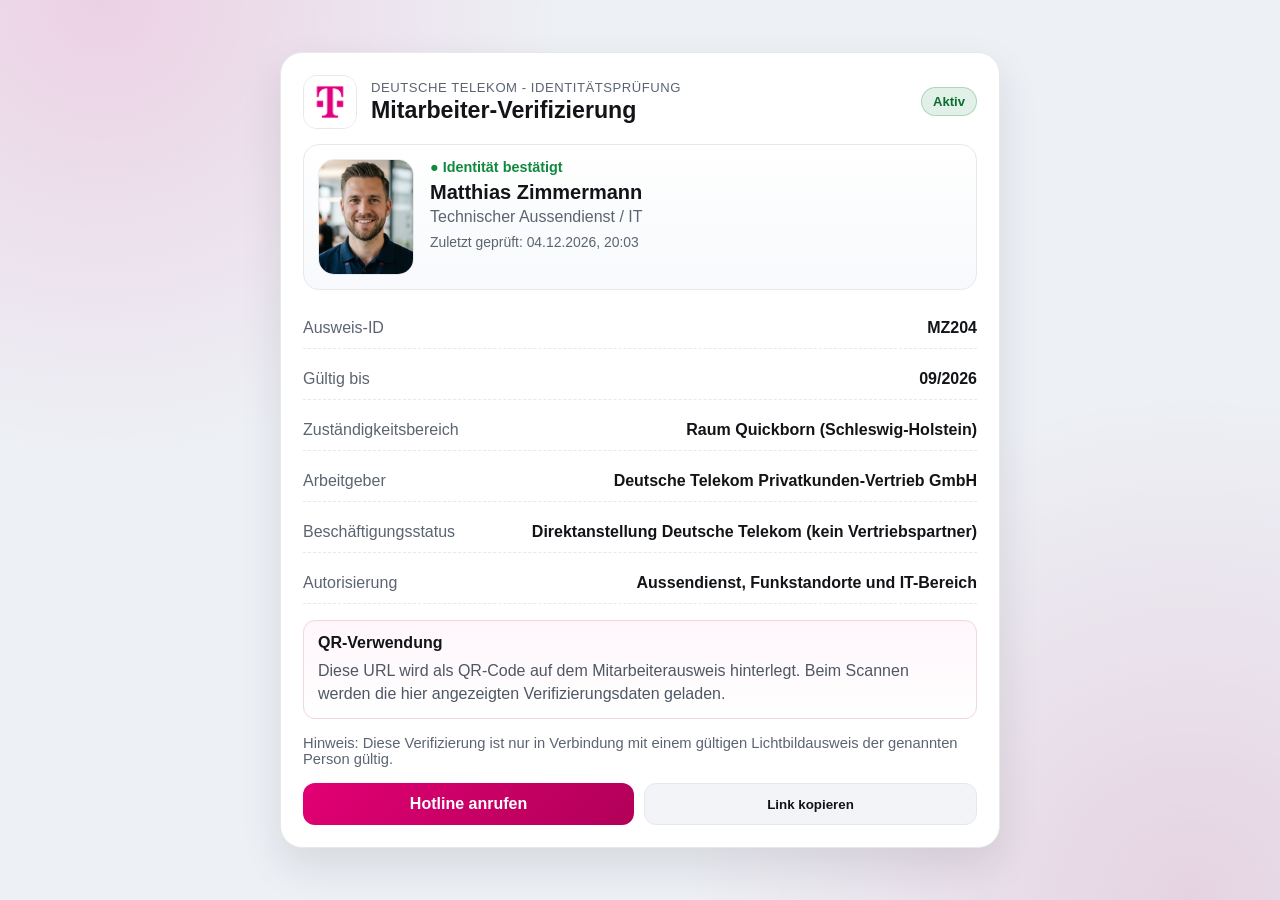
<file: index.html>
<!doctype html>
<html lang="de">
<head>
  <meta charset="UTF-8" />
  <meta name="viewport" content="width=device-width, initial-scale=1.0" />
  <title>Mitarbeiter-Verifizierung</title>
  <link rel="stylesheet" href="styles.css" />
</head>
<body>
  <main class="page">
    <section class="card" aria-label="Verifizierungsdaten">
      <header class="card-header">
        <img src="logo1.jpg" alt="Unternehmenslogo" class="brand-logo" />
        <div class="header-text">
          <p class="eyebrow">Deutsche Telekom - Identitätsprüfung</p>
          <h1>Mitarbeiter-Verifizierung</h1>
        </div>
        <span class="live-badge" aria-label="Prüfstatus">Aktiv</span>
      </header>

      <div class="profile">
        <div class="avatar-frame" aria-hidden="true">
          <img src="MZ2.jpg" alt="Foto von Matthias Zimmermann" class="avatar" />
        </div>
        <div class="profile-info">
          <p class="status ok">● Identität bestätigt</p>
          <h2 id="name">Matthias Zimmermann</h2>
          <p id="role">Technischer Aussendienst / IT</p>
          <p class="meta">Zuletzt geprüft: <span id="lastCheck">-</span></p>
        </div>
      </div>

      <dl class="details">
        <div><dt>Ausweis-ID</dt><dd id="badgeId">MZ204</dd></div>
        <div><dt>Gültig bis</dt><dd id="validUntil">09/2026</dd></div>
        <div><dt>Zuständigkeitsbereich</dt><dd id="region">Raum Quickborn (Schleswig-Holstein)</dd></div>
        <div><dt>Arbeitgeber</dt><dd id="partner">Deutsche Telekom Privatkunden-Vertrieb GmbH</dd></div>
        <div><dt>Beschäftigungsstatus</dt><dd id="employment">Direktanstellung Deutsche Telekom (kein Vertriebspartner)</dd></div>
        <div><dt>Autorisierung</dt><dd id="authorization">Aussendienst, Funkstandorte und IT-Bereich</dd></div>
      </dl>

      <section class="qr-note" aria-label="QR-Hinweis">
        <h3>QR-Verwendung</h3>
        <p>
          Diese URL wird als QR-Code auf dem Mitarbeiterausweis hinterlegt. Beim Scannen
          werden die hier angezeigten Verifizierungsdaten geladen.
        </p>
      </section>

      <p class="notice">
        Hinweis: Diese Verifizierung ist nur in Verbindung mit einem gültigen Lichtbildausweis der genannten Person gültig.
      </p>

      <div class="actions">
        <a class="btn primary" href="tel:+498001234567">Hotline anrufen</a>
        <button class="btn ghost" id="copyLinkBtn" type="button">Link kopieren</button>
      </div>
    </section>
  </main>

  <script src="script.js"></script>
</body>
</html>
</file>
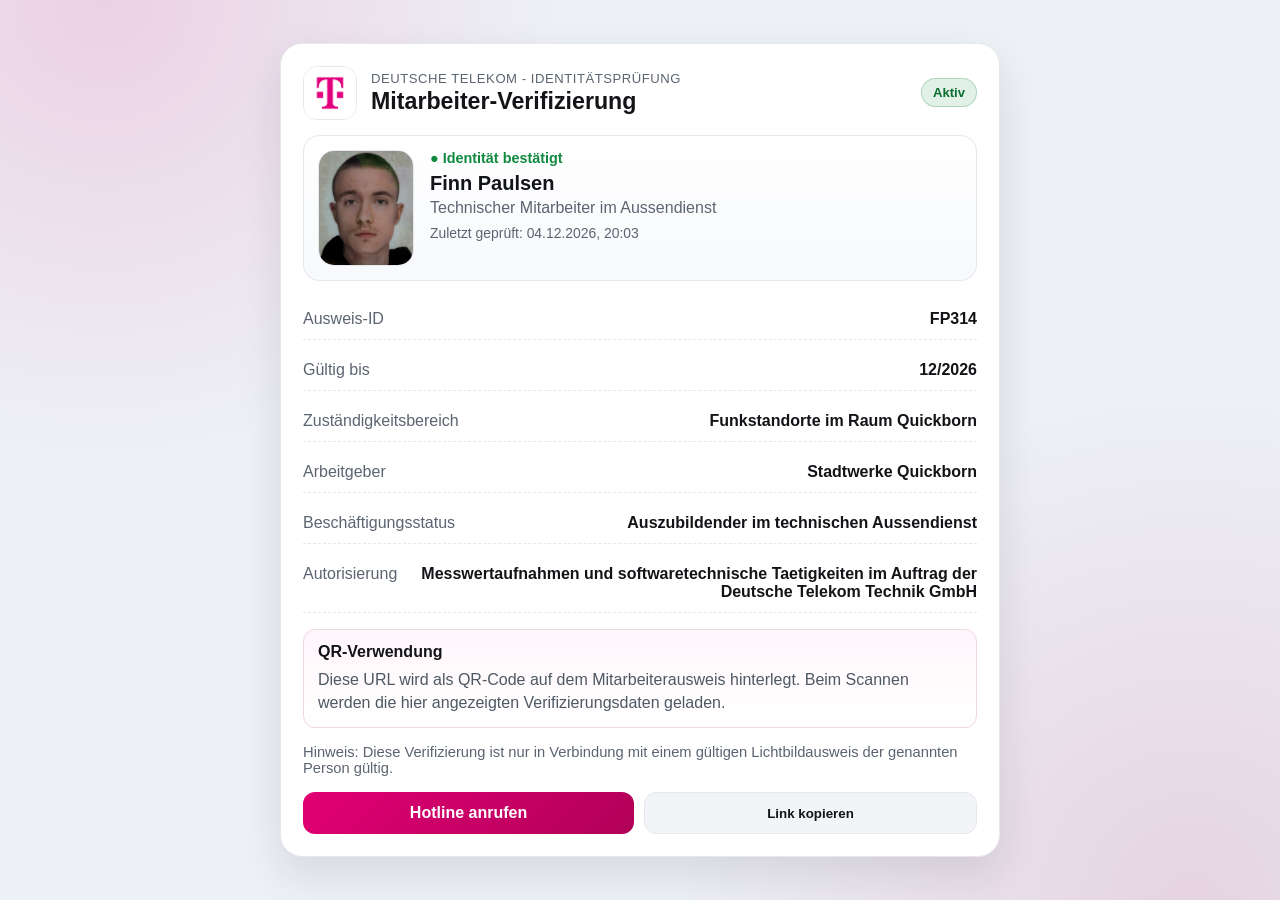
<file: fp/index.html>
<!doctype html>
<html lang="de">
<head>
  <meta charset="UTF-8" />
  <meta name="viewport" content="width=device-width, initial-scale=1.0" />
  <title>Mitarbeiter-Verifizierung</title>
  <link rel="stylesheet" href="styles.css" />
</head>
<body data-employee-id="FP314">
  <main class="page">
    <section class="card" aria-label="Verifizierungsdaten">
      <header class="card-header">
        <img src="logo1.jpg" alt="Unternehmenslogo" class="brand-logo" />
        <div class="header-text">
          <p class="eyebrow">Deutsche Telekom - Identitätsprüfung</p>
          <h1>Mitarbeiter-Verifizierung</h1>
        </div>
        <span class="live-badge" aria-label="Prüfstatus">Aktiv</span>
      </header>

      <div class="profile">
        <div class="avatar-frame" aria-hidden="true">
          <img src="FP-Logo.jpg" alt="Foto von Finn Paulsen" class="avatar" />
        </div>
        <div class="profile-info">
          <p class="status ok">● Identität bestätigt</p>
          <h2 id="name">Finn Paulsen</h2>
          <p id="role">Technischer Mitarbeiter im Aussendienst</p>
          <p class="meta">Zuletzt geprüft: <span id="lastCheck">-</span></p>
        </div>
      </div>

      <dl class="details">
        <div><dt>Ausweis-ID</dt><dd id="badgeId">FP314</dd></div>
        <div><dt>Gültig bis</dt><dd id="validUntil">12/2026</dd></div>
        <div><dt>Zuständigkeitsbereich</dt><dd id="region">Funkstandorte im Raum Quickborn</dd></div>
        <div><dt>Arbeitgeber</dt><dd id="partner">Stadtwerke Quickborn</dd></div>
        <div><dt>Beschäftigungsstatus</dt><dd id="employment">Auszubildender im technischen Aussendienst</dd></div>
        <div><dt>Autorisierung</dt><dd id="authorization">Messwertaufnahmen und softwaretechnische Tätigkeiten im Auftrag der Deutsche Telekom Technik GmbH</dd></div>
      </dl>

      <section class="qr-note" aria-label="QR-Hinweis">
        <h3>QR-Verwendung</h3>
        <p>
          Diese URL wird als QR-Code auf dem Mitarbeiterausweis hinterlegt. Beim Scannen
          werden die hier angezeigten Verifizierungsdaten geladen.
        </p>
      </section>

      <p class="notice">
        Hinweis: Diese Verifizierung ist nur in Verbindung mit einem gültigen Lichtbildausweis der genannten Person gültig.
      </p>

      <div class="actions">
        <a class="btn primary" href="tel:+498001234567">Hotline anrufen</a>
        <button class="btn ghost" id="copyLinkBtn" type="button">Link kopieren</button>
      </div>
    </section>
  </main>

  <script src="script.js"></script>
</body>
</html>
</file>
<file: styles.css>
:root {
  --magenta: #e20074;
  --magenta-dark: #b10058;
  --bg: #edf0f5;
  --text: #121417;
  --muted: #5b6470;
  --card: #ffffff;
  --ok: #10893e;
  --border: #e6e8ec;
  --surface: #f7f9fc;
}

* {
  box-sizing: border-box;
}

body {
  margin: 0;
  font-family: "Segoe UI", "Helvetica Neue", Arial, sans-serif;
  color: var(--text);
  background:
    radial-gradient(circle at 8% 0%, rgba(226, 0, 116, 0.13), transparent 31%),
    radial-gradient(circle at 93% 100%, rgba(177, 0, 88, 0.12), transparent 34%),
    var(--bg);
  min-height: 100vh;
}

.page {
  min-height: 100vh;
  display: grid;
  place-items: center;
  padding: 20px;
}

.card {
  width: 100%;
  max-width: 720px;
  background: var(--card);
  border: 1px solid var(--border);
  border-radius: 22px;
  padding: 22px;
  box-shadow: 0 18px 42px rgba(25, 30, 39, 0.11);
}

.card-header {
  display: flex;
  align-items: center;
  gap: 14px;
  margin-bottom: 15px;
}

.brand-logo {
  width: 54px;
  height: 54px;
  object-fit: cover;
  border-radius: 14px;
  border: 1px solid var(--border);
}

.eyebrow {
  margin: 0;
  color: var(--muted);
  font-size: 0.82rem;
  text-transform: uppercase;
  letter-spacing: 0.04em;
}

h1 {
  margin: 2px 0 0;
  font-size: 1.45rem;
}

.header-text {
  flex: 1;
}

.live-badge {
  background: rgba(16, 137, 62, 0.12);
  color: #0c6d30;
  border: 1px solid rgba(16, 137, 62, 0.26);
  border-radius: 999px;
  padding: 6px 11px;
  font-size: 0.82rem;
  font-weight: 700;
}

.profile {
  display: flex;
  align-items: flex-start;
  gap: 16px;
  padding: 14px;
  border: 1px solid var(--border);
  border-radius: 16px;
  margin: 12px 0 18px;
  background: linear-gradient(180deg, #ffffff 0%, var(--surface) 100%);
}

.avatar-frame {
  width: 96px;
  height: 116px;
  border-radius: 16px;
  overflow: hidden;
  border: 1px solid var(--border);
  background: #fff;
  flex-shrink: 0;
}

.avatar {
  width: 100%;
  height: 100%;
  object-fit: cover;
  object-position: 50% 22%;
}

.status {
  margin: 0 0 6px;
  font-weight: 600;
  font-size: 0.9rem;
}

.status.ok {
  color: var(--ok);
}

h2 {
  margin: 0;
  font-size: 1.25rem;
}

.meta {
  margin: 8px 0 0;
  color: var(--muted);
  font-size: 0.87rem;
}

#role {
  margin: 4px 0 0;
  color: var(--muted);
}

.details {
  margin: 0;
  display: grid;
  gap: 10px;
}

.details div {
  display: flex;
  justify-content: space-between;
  gap: 14px;
  padding: 11px 0;
  border-bottom: 1px dashed var(--border);
}

dt {
  color: var(--muted);
}

dd {
  margin: 0;
  font-weight: 600;
  text-align: right;
}

.qr-note {
  margin-top: 16px;
  padding: 13px 14px;
  border-radius: 12px;
  border: 1px solid #f0d5e5;
  background: linear-gradient(180deg, #fff6fb 0%, #fff 100%);
}

.qr-note h3 {
  margin: 0 0 7px;
  font-size: 1rem;
}

.qr-note p {
  margin: 0;
  color: #4e5863;
  line-height: 1.45;
}

.notice {
  margin: 16px 0 0;
  color: var(--muted);
  font-size: 0.92rem;
}

.actions {
  display: flex;
  gap: 10px;
  margin-top: 16px;
}

.btn {
  flex: 1;
  border: 0;
  border-radius: 12px;
  padding: 12px 14px;
  font-weight: 700;
  cursor: pointer;
  text-decoration: none;
  text-align: center;
}

.btn.primary {
  background: linear-gradient(135deg, var(--magenta) 0%, var(--magenta-dark) 100%);
  color: white;
}

.btn.ghost {
  background: #f2f4f7;
  color: var(--text);
  border: 1px solid var(--border);
}

@media (max-width: 520px) {
  .card {
    padding: 16px;
  }

  h1 {
    font-size: 1.2rem;
  }

  .live-badge {
    display: none;
  }

  .profile {
    gap: 12px;
  }

  .avatar-frame {
    width: 82px;
    height: 100px;
  }

  .details div {
    flex-direction: column;
    align-items: flex-start;
    gap: 4px;
  }

  dd {
    text-align: left;
  }

  .actions {
    flex-direction: column;
  }
}
</file>
<file: fp/styles.css>
:root {
  --magenta: #e20074;
  --magenta-dark: #b10058;
  --bg: #edf0f5;
  --text: #121417;
  --muted: #5b6470;
  --card: #ffffff;
  --ok: #10893e;
  --border: #e6e8ec;
  --surface: #f7f9fc;
}

* {
  box-sizing: border-box;
}

body {
  margin: 0;
  font-family: "Segoe UI", "Helvetica Neue", Arial, sans-serif;
  color: var(--text);
  background:
    radial-gradient(circle at 8% 0%, rgba(226, 0, 116, 0.13), transparent 31%),
    radial-gradient(circle at 93% 100%, rgba(177, 0, 88, 0.12), transparent 34%),
    var(--bg);
  min-height: 100vh;
}

.page {
  min-height: 100vh;
  display: grid;
  place-items: center;
  padding: 20px;
}

.card {
  width: 100%;
  max-width: 720px;
  background: var(--card);
  border: 1px solid var(--border);
  border-radius: 22px;
  padding: 22px;
  box-shadow: 0 18px 42px rgba(25, 30, 39, 0.11);
}

.card-header {
  display: flex;
  align-items: center;
  gap: 14px;
  margin-bottom: 15px;
}

.brand-logo {
  width: 54px;
  height: 54px;
  object-fit: cover;
  border-radius: 14px;
  border: 1px solid var(--border);
}

.eyebrow {
  margin: 0;
  color: var(--muted);
  font-size: 0.82rem;
  text-transform: uppercase;
  letter-spacing: 0.04em;
}

h1 {
  margin: 2px 0 0;
  font-size: 1.45rem;
}

.header-text {
  flex: 1;
}

.live-badge {
  background: rgba(16, 137, 62, 0.12);
  color: #0c6d30;
  border: 1px solid rgba(16, 137, 62, 0.26);
  border-radius: 999px;
  padding: 6px 11px;
  font-size: 0.82rem;
  font-weight: 700;
}

.profile {
  display: flex;
  align-items: flex-start;
  gap: 16px;
  padding: 14px;
  border: 1px solid var(--border);
  border-radius: 16px;
  margin: 12px 0 18px;
  background: linear-gradient(180deg, #ffffff 0%, var(--surface) 100%);
}

.avatar-frame {
  width: 96px;
  height: 116px;
  border-radius: 16px;
  overflow: hidden;
  border: 1px solid var(--border);
  background: #fff;
  flex-shrink: 0;
}

.avatar {
  width: 100%;
  height: 100%;
  object-fit: cover;
  object-position: 50% 22%;
}

.status {
  margin: 0 0 6px;
  font-weight: 600;
  font-size: 0.9rem;
}

.status.ok {
  color: var(--ok);
}

h2 {
  margin: 0;
  font-size: 1.25rem;
}

.meta {
  margin: 8px 0 0;
  color: var(--muted);
  font-size: 0.87rem;
}

#role {
  margin: 4px 0 0;
  color: var(--muted);
}

.details {
  margin: 0;
  display: grid;
  gap: 10px;
}

.details div {
  display: flex;
  justify-content: space-between;
  gap: 14px;
  padding: 11px 0;
  border-bottom: 1px dashed var(--border);
}

dt {
  color: var(--muted);
}

dd {
  margin: 0;
  font-weight: 600;
  text-align: right;
}

.qr-note {
  margin-top: 16px;
  padding: 13px 14px;
  border-radius: 12px;
  border: 1px solid #f0d5e5;
  background: linear-gradient(180deg, #fff6fb 0%, #fff 100%);
}

.qr-note h3 {
  margin: 0 0 7px;
  font-size: 1rem;
}

.qr-note p {
  margin: 0;
  color: #4e5863;
  line-height: 1.45;
}

.notice {
  margin: 16px 0 0;
  color: var(--muted);
  font-size: 0.92rem;
}

.actions {
  display: flex;
  gap: 10px;
  margin-top: 16px;
}

.btn {
  flex: 1;
  border: 0;
  border-radius: 12px;
  padding: 12px 14px;
  font-weight: 700;
  cursor: pointer;
  text-decoration: none;
  text-align: center;
}

.btn.primary {
  background: linear-gradient(135deg, var(--magenta) 0%, var(--magenta-dark) 100%);
  color: white;
}

.btn.ghost {
  background: #f2f4f7;
  color: var(--text);
  border: 1px solid var(--border);
}

@media (max-width: 520px) {
  .card {
    padding: 16px;
  }

  h1 {
    font-size: 1.2rem;
  }

  .live-badge {
    display: none;
  }

  .profile {
    gap: 12px;
  }

  .avatar-frame {
    width: 82px;
    height: 100px;
  }

  .details div {
    flex-direction: column;
    align-items: flex-start;
    gap: 4px;
  }

  dd {
    text-align: left;
  }

  .actions {
    flex-direction: column;
  }
}
</file>
